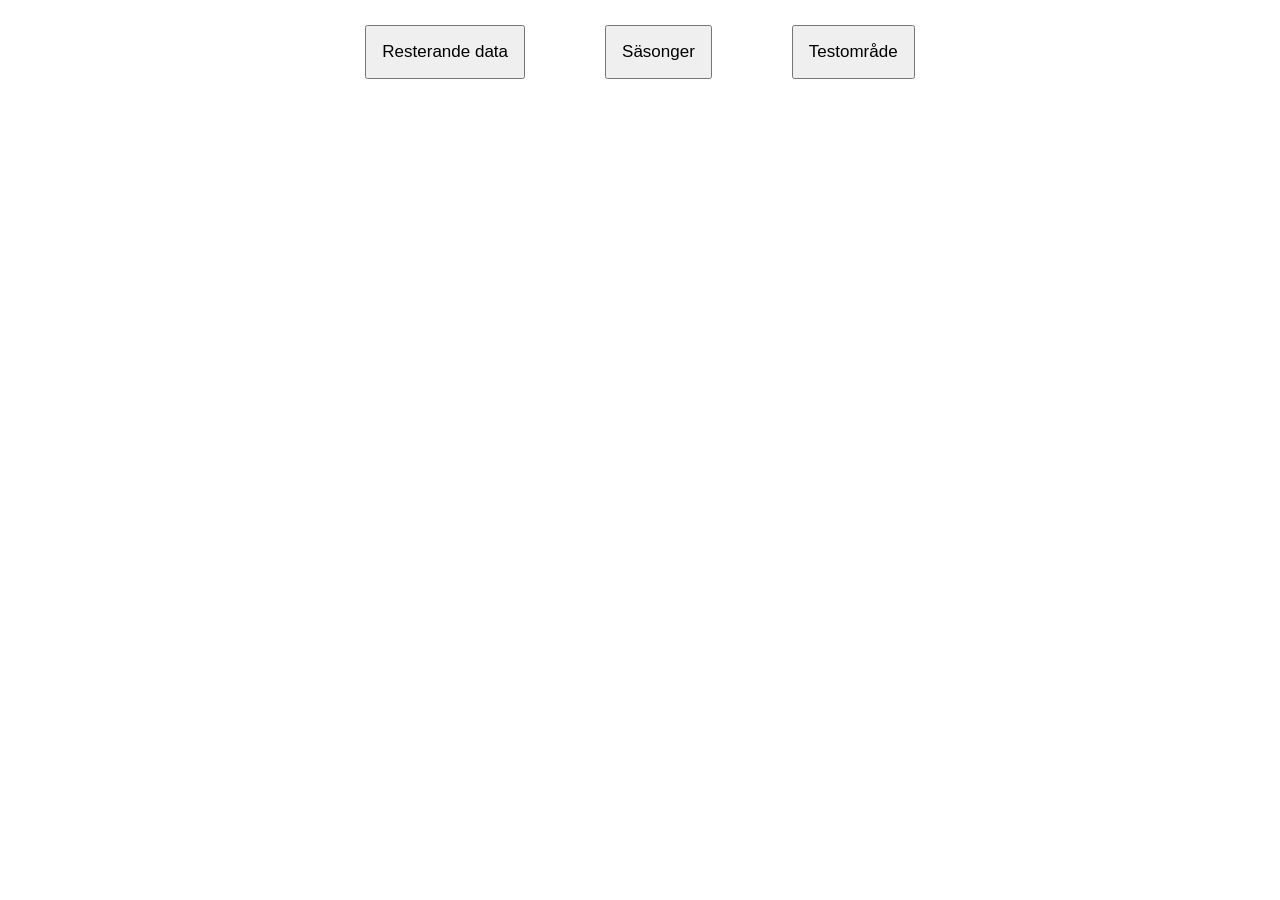
<file: index.html>
<!DOCTYPE html>
<html lang="en">

<head>
    <meta charset="UTF-8">
    <meta name="viewport" content="width=device-width, initial-scale=1.0">
    <title>Document</title>
    <link rel="stylesheet" href="style.css">
</head>

<body>
    <div id="menu">
        <button id="dataButton">Resterande data</button>
        <button id="seasonsButton">Säsonger</button>
        <button id="testButton">Testområde</button>
    </div>
    <div id="seasonButtons"></div>
    <div id="buttons"></div>
    <main>
    </main>

    <script src="d3.v7.min.js"></script>
    <script src="dataset.js"></script>
    <script src="test.js"></script>
</body>

</html>
</file>
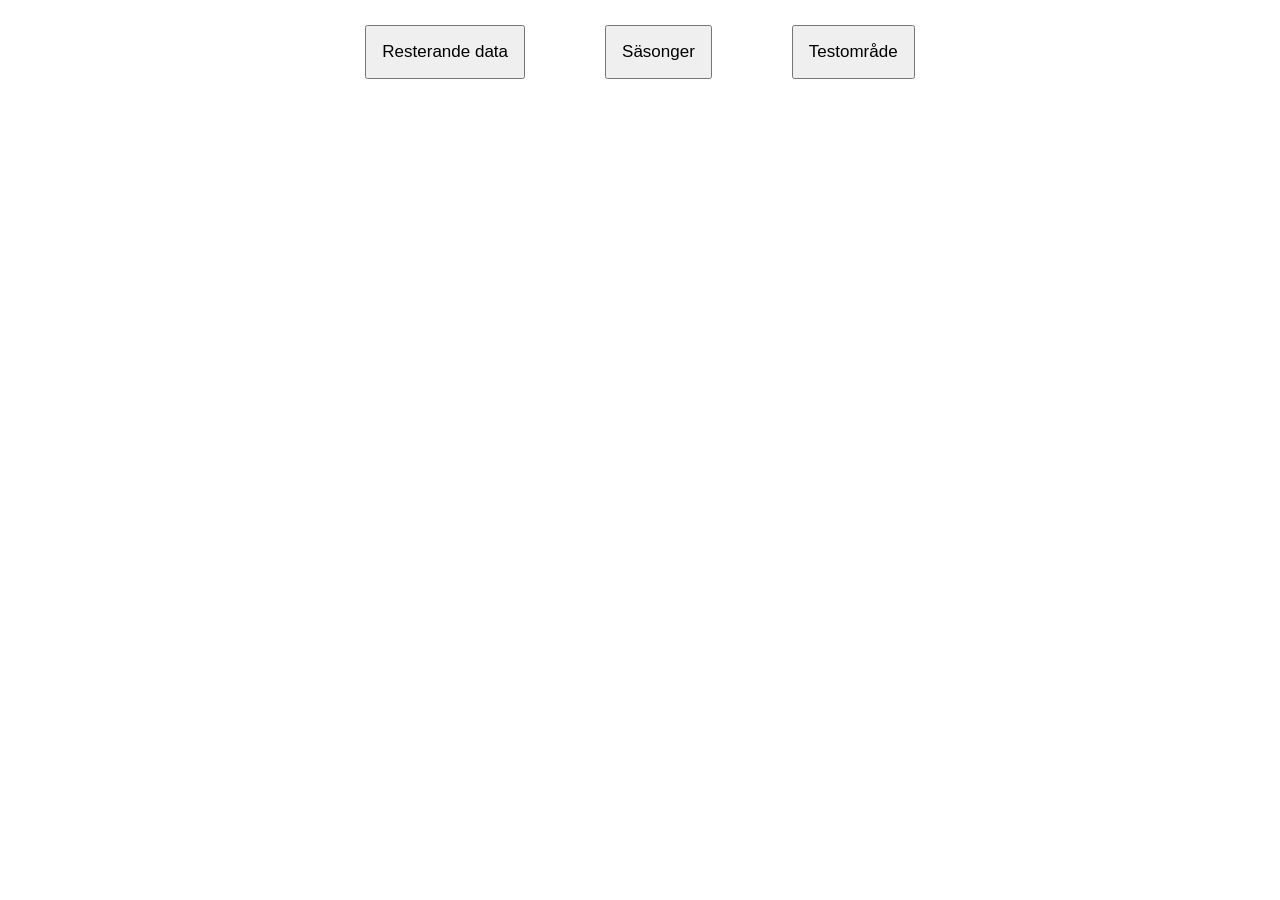
<file: html/index.html>
<!DOCTYPE html>
<html lang="en">

<head>
    <meta charset="UTF-8">
    <meta name="viewport" content="width=device-width, initial-scale=1.0">
    <title>Document</title>
    <link rel="stylesheet" href="../CSS/oldFile.css">
</head>

<body>
    <div id="menu">
        <button id="dataButton">Resterande data</button>
        <button id="seasonsButton">Säsonger</button>
        <button id="testButton">Testområde</button>
    </div>
    <div id="seasonButtons"></div>
    <div id="buttons"></div>
    <main>
    </main>

    <script src="../d3.v7.min.js"></script>
    <script src="../dataset.js"></script>
    <script src="../javascript/test.js"></script>
</body>

</html>
</file>
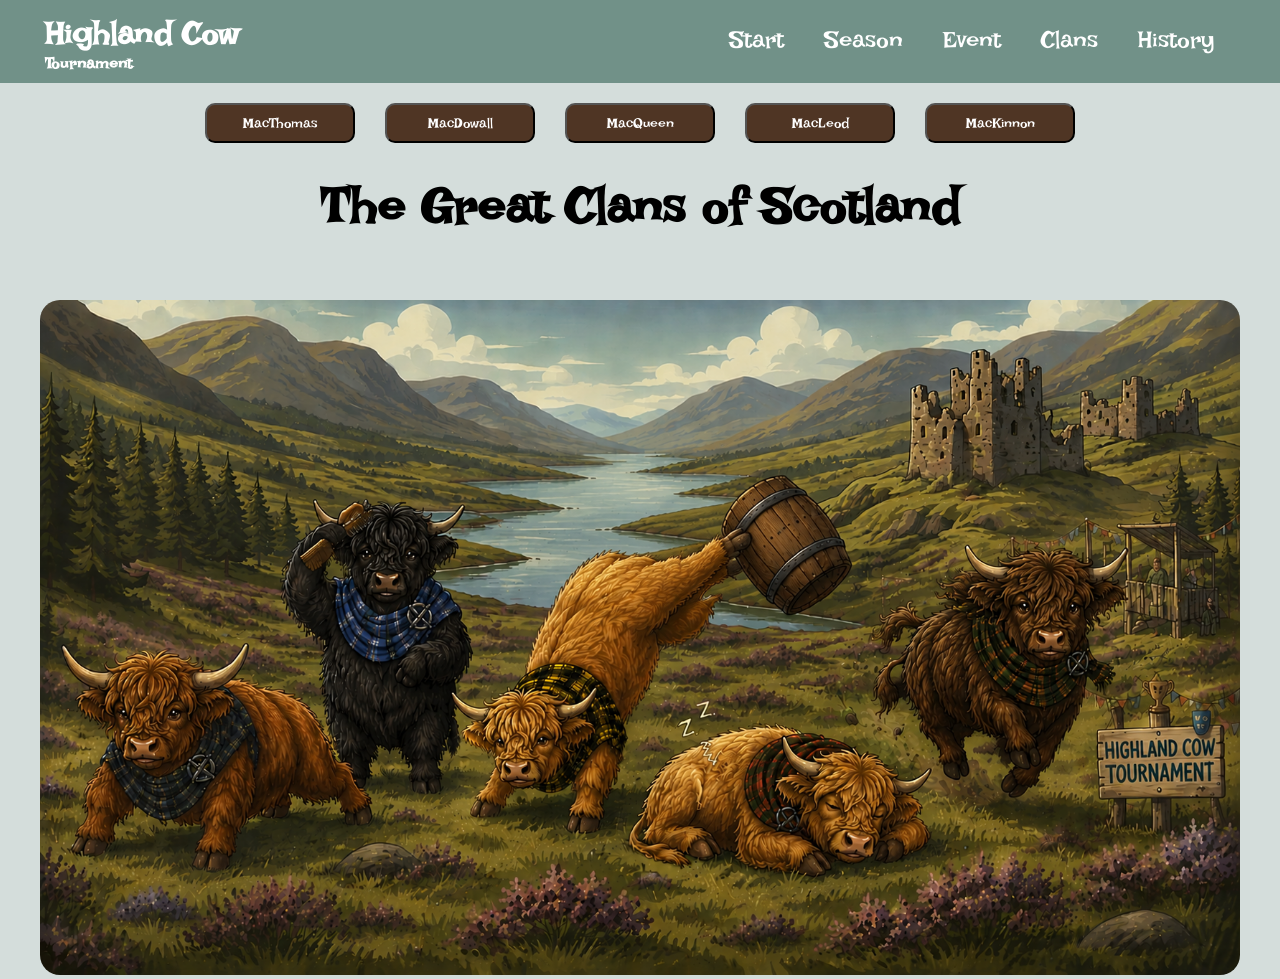
<file: html/clanPage.html>
<!DOCTYPE html>
<html lang="en">

<head>
    <meta charset="UTF-8">
    <meta name="viewport" content="width=device-width, initial-scale=1.0">
    <title>Clan</title>
    <link rel="stylesheet" href="../CSS/nav.css">
    <link rel="stylesheet" href="../CSS/style.css">
    <link rel="stylesheet" href="../CSS/clanPage.css">
</head>

<body>
    <div id="header"></div>
    <main>
        <div id="secondHeader">
            <button id="MT" class="buttonClans">
                <p>MacThomas</p>
            </button>
            <button id="MD" class="buttonClans">
                <p>MacDowall</p>
            </button>
            <button id="MQ" class="buttonClans">
                <p>MacQueen</p>
            </button>
            <button id="ML" class="buttonClans">
                <p>MacLeod</p>
            </button>
            <button id="MK" class="buttonClans">
                <p>MacKinnon</p>
            </button>
        </div>

        <div id="cowInCompetition">
            <h1 id="greatClans">The Great Clans of Scotland</h1>
            <img id="cowsCompeteIMG" src="../pic/Bakgrunder/korTävlar.png" alt="">
        </div>
        <div id="content">

            <div class="DIV-flex">
                <h1 id="clanName"></h1>
                <div id="clanInfo">
                    <div id="history"></div>
                    <div id="clanInfoPictures">
                        <div id="crest"></div>
                        <div id="tartan"></div>
                    </div>
                </div>
            </div>

            <div class="DIV-flex">
                <h3>Clanpoints per month in current season</h3>
                <div id="svgAndInfo">
                    <div id="svgElement"></div>
                    <div id="infobox">
                        <div id="borderBottomDiv">
                            <p>Points</p>
                        </div>
                        <div id="contentInfobox"></div>
                    </div>
                </div>
            </div>

            <div class="DIV-flex">
                <h3>Members</h3>
                <div id="clanMembers"></div>
            </div>

            <div id="popUpCowInfo">
                <div class="overlay"></div>
                <div id="closeButtonDiv">
                    <button id="closeButton">Close</button>
                </div>

                <div id="flexCowinfoAndPic">
                    <div id="cowInfo"></div>
                    <div id="picOnCow"></div>
                </div>


                <div id="seasonSkills">
                    <button id="s1">Season 1</button>
                    <button id="s2">Season 2</button>
                    <button id="s3">Season 3</button>
                    <button id="s4">Season 4</button>
                    <button id="s5">Season 5</button>
                    <button id="s6">Season 6</button>
                    <button id="s7">Season 7</button>
                    <button id="s8">Season 8</button>
                    <button id="s9">Current Season</button>
                </div>

                <div id="h2Div">
                    <h2>Score per dicipline</h2>
                    <h4>Between 10 and 50</h4>
                </div>

                <div id="chart">
                    <div id="chartOne"></div>
                    <div id="chartTwo"></div>
                    <div id="chartThree"></div>
                    <div id="chartFour"></div>
                    <div id="chartFive"></div>
                </div>

                <div id="popupNotCompeting">
                    <p><span id="cowName"></span> did not compete this season.</p>
                </div>

            </div>
        </div>
        <footer></footer>
    </main>

    <script src="../d3.v7.min.js"></script>
    <script src="../dataset.js"></script>
    <script src="../javascript/functions.js"></script>
    <script src="../javascript/header.js"></script>
    <script src="../javascript/claninfo.js"></script>
    <script src="../javascript/clanPage.js"></script>
</body>

</html>
</file>
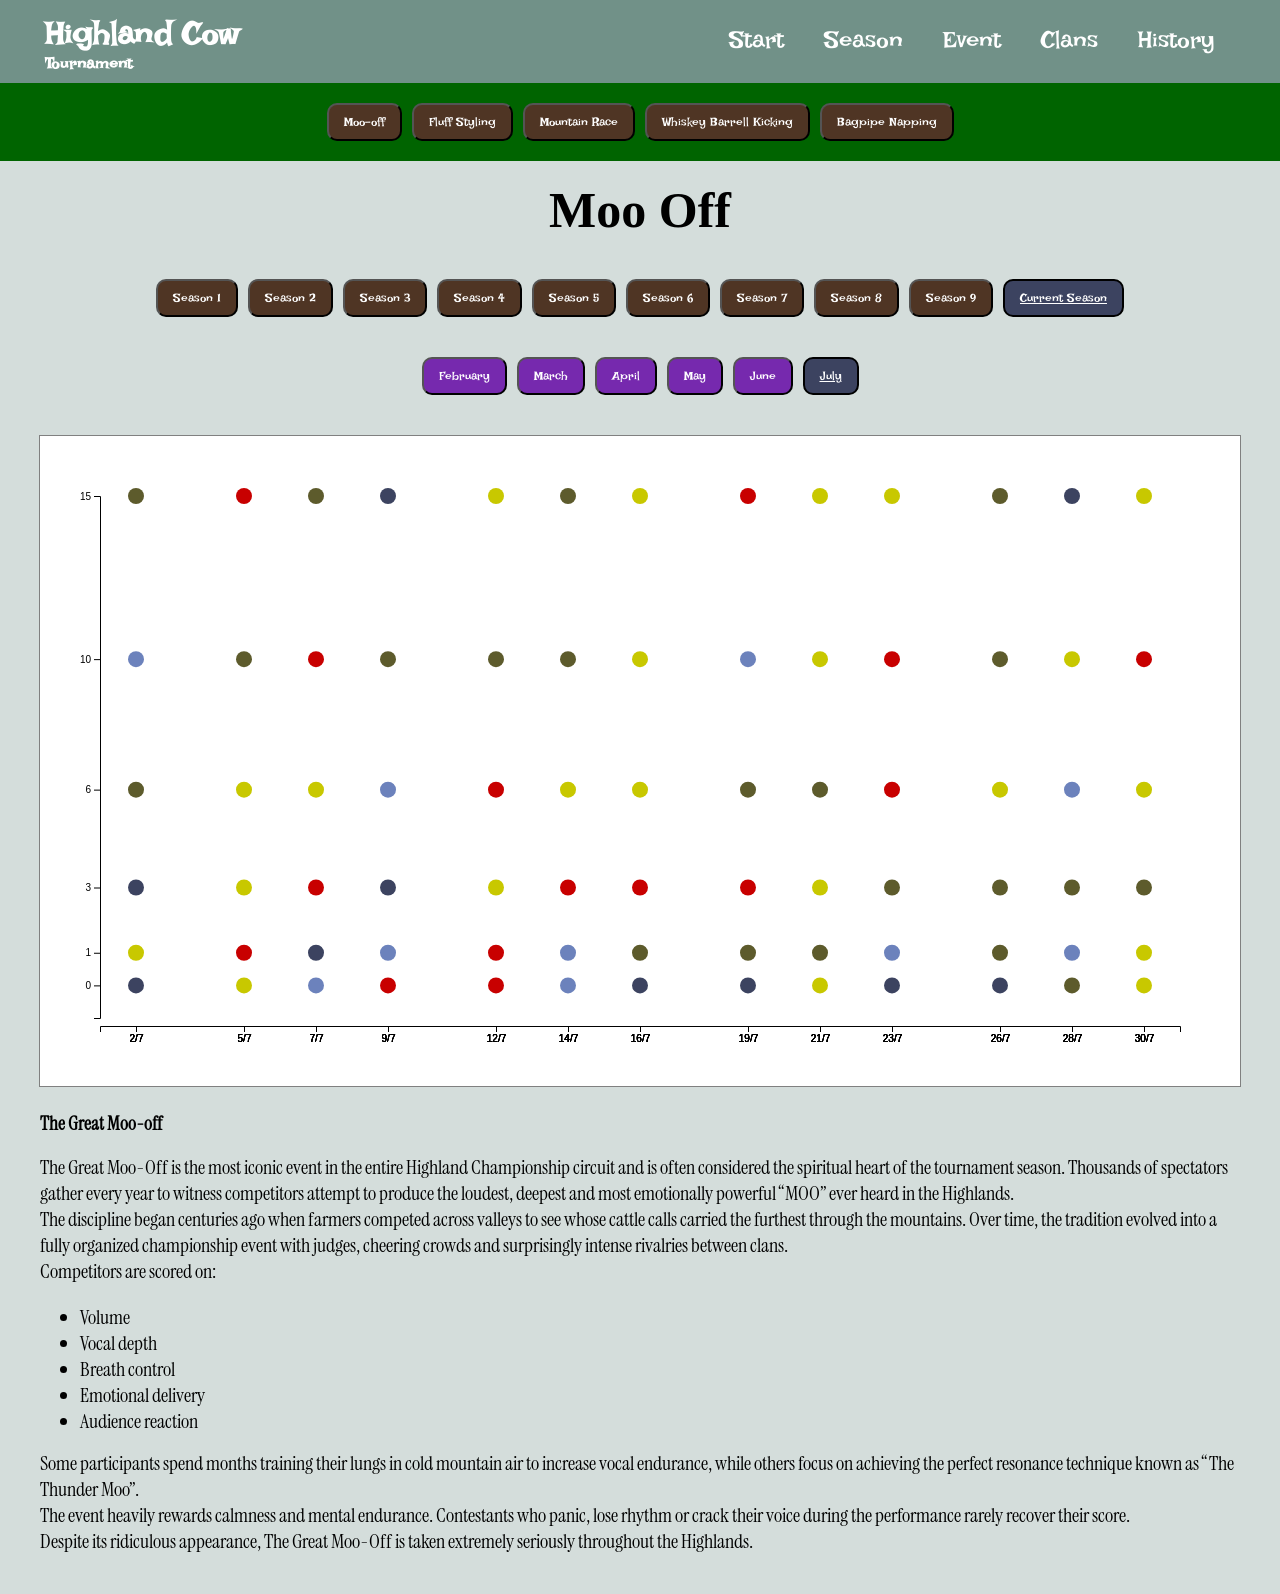
<file: html/event_page.html>
<!DOCTYPE html>
<html lang="en">

<head>
    <meta charset="UTF-8">
    <meta name="viewport" content="width=device-width, initial-scale=1.0">
    <title>Event Page</title>
    <link rel="stylesheet" href="../CSS/nav.css">
    <link rel="stylesheet" href="../CSS/style.css">
    <link rel="stylesheet" href="../CSS/landingPage.css">
    <link rel="stylesheet" href="../CSS/event_page.css">

</head>

<body>
    <div id="header"></div>
    <div class="row" id="event_selection">
        <button data-id="1" id="event_1" class="btn">Moo-off</button>
        <button data-id="2" id="event_2" class="btn">Fluff Styling</button>
        <button data-id="3" id="event_3" class="btn">Mountain Race</button>
        <button data-id="4" id="event_4" class="btn">Whiskey Barrell Kicking</button>
        <button data-id="5" id="event_5" class="btn">Bagpipe Napping</button>
    </div>


    <h2 id="eventName">Event Name</h2>
    <div id="buttonContainer">
        <div class="row" id="seasonRow">
        </div>
        <div class="row" id="monthRow">
        </div>
    </div>
    <main class="main">
        <div id="monthChart"></div>



        <div id="event_info">
            <p>Lorem ipsum dolor, sit amet consectetur adipisicing elit. Doloribus necessitatibus harum ea
                accusantium adipisci! Quas repudiandae, maxime quibusdam sed, dolor, modi esse dolores error in
                blanditiis impedit quisquam incidunt nam.</p>
        </div>

    </main>



    <script src="../d3.v7.min.js"></script>
    <script src="../dataset.js"></script>
    <script src="../javascript/functions.js"></script>
    <script src="../javascript/header.js"></script>
    <script src="../javascript/event_page.js"></script>

</body>

</html>
</file>
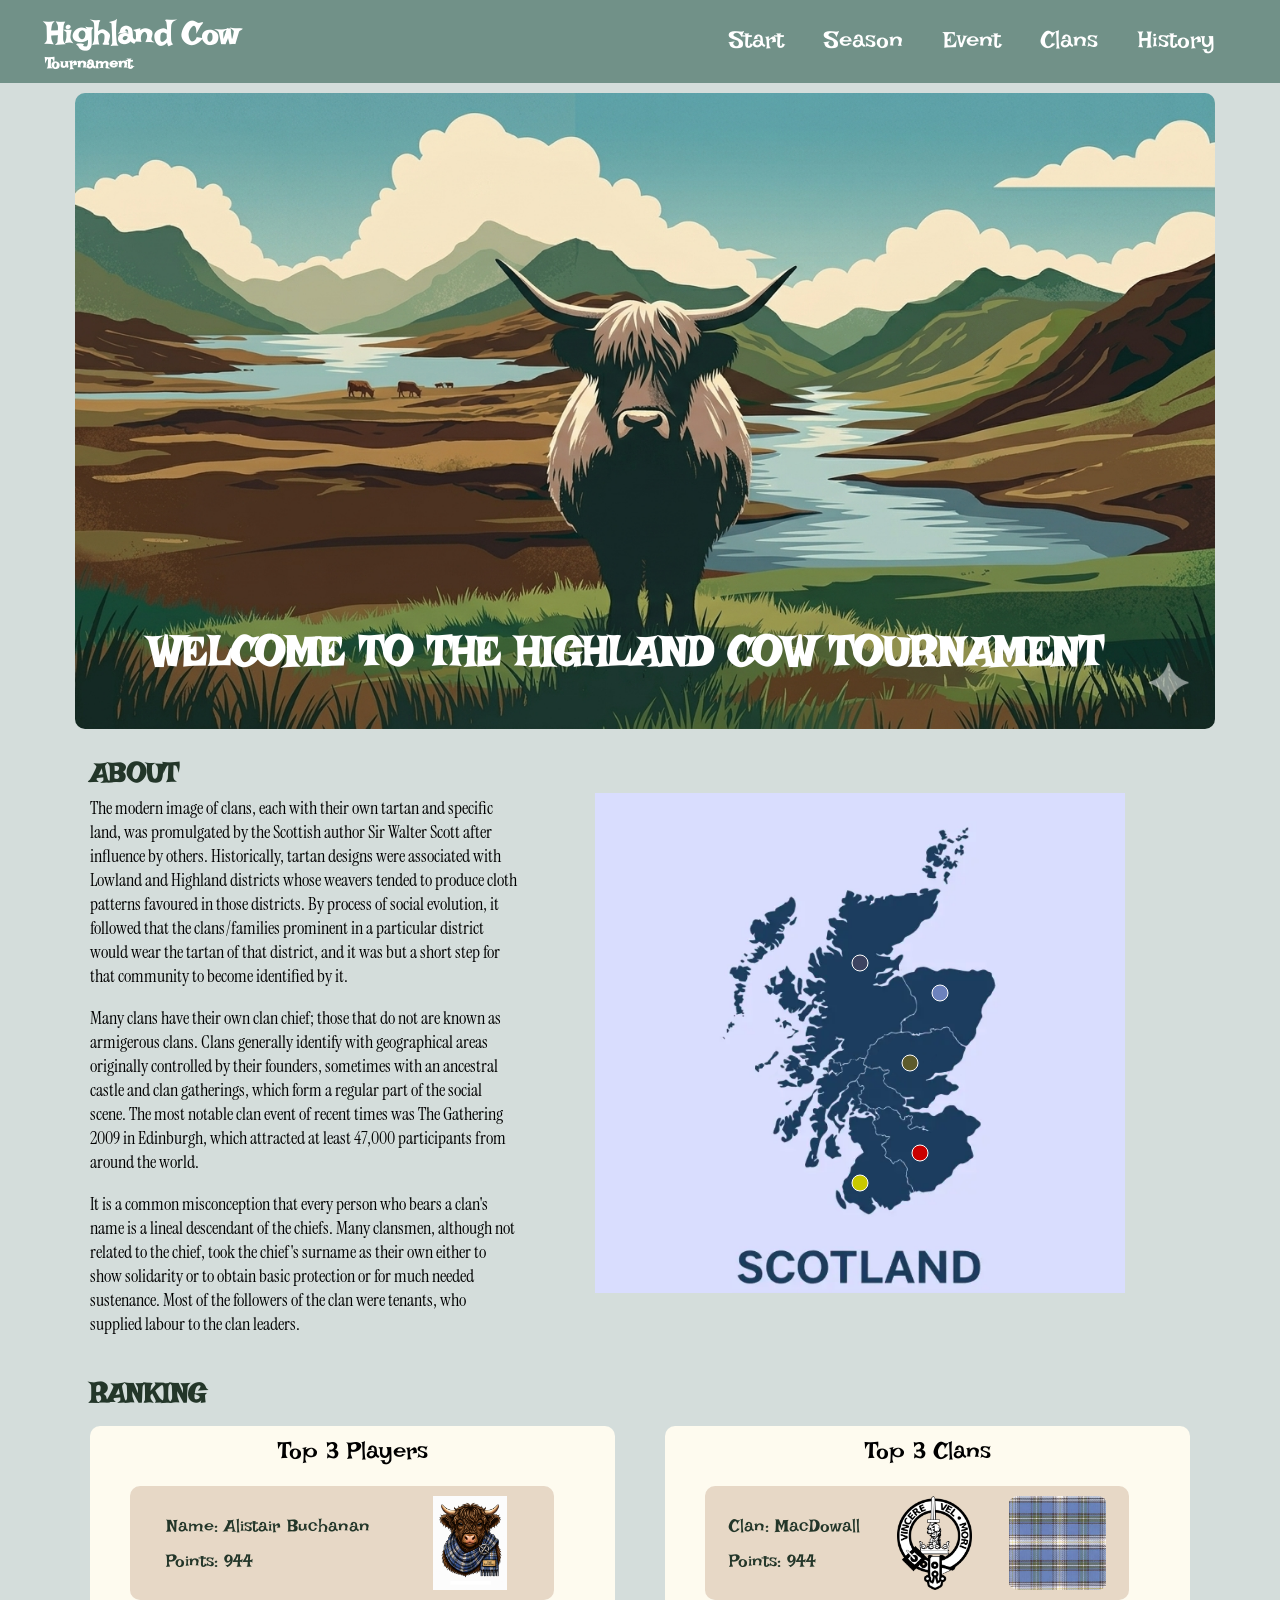
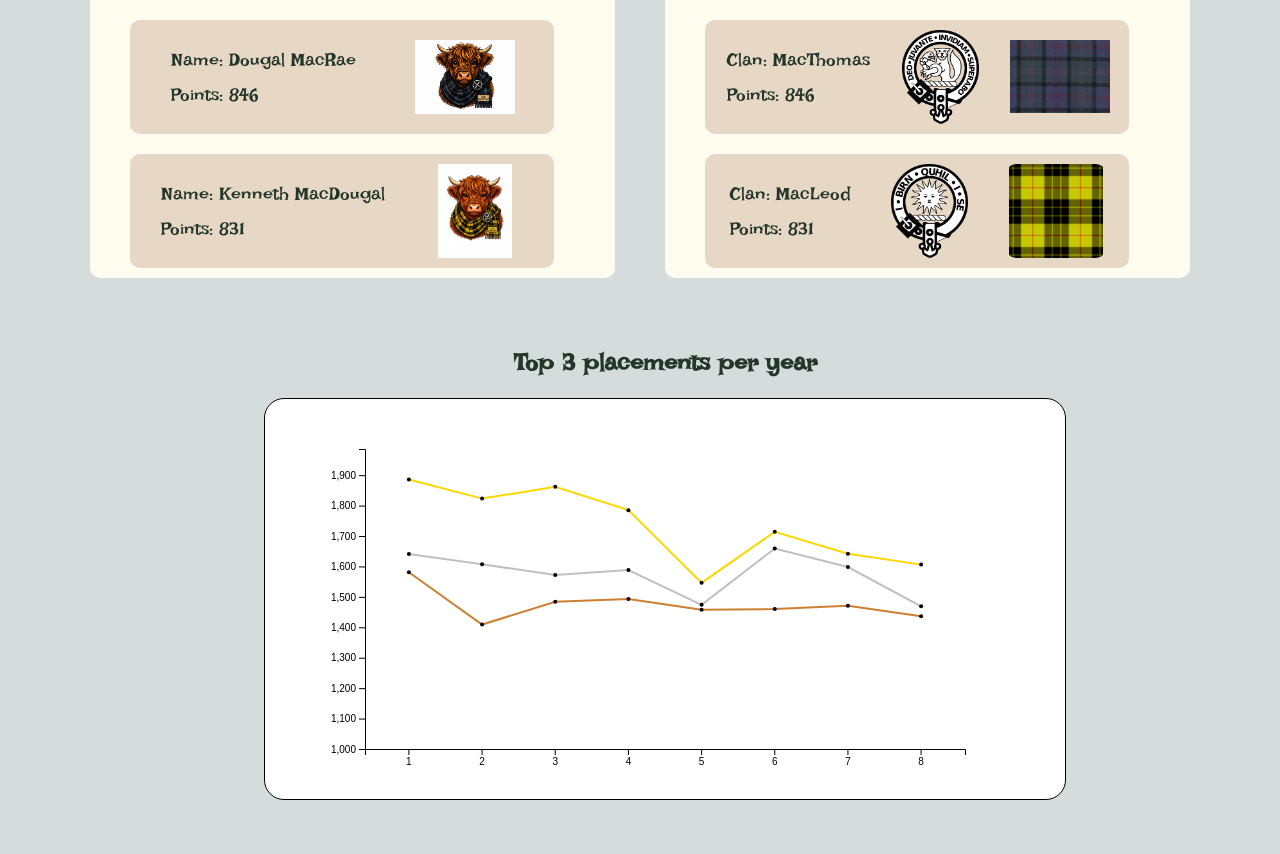
<file: html/nav.html>
<!DOCTYPE html>
<html lang="en">

<head>
    <meta charset="UTF-8">
    <meta name="viewport" content="width=device-width, initial-scale=1.0">
    <link rel="stylesheet" href="../CSS/nav.css">
    <link rel="stylesheet" href="../CSS/style.css">
    <link rel="stylesheet" href="../CSS/landingPage.css">
    <title>Highland Cow Tournament</title>
</head>

<body>
    <div id="header"></div>
    <main>
        <div id="imgWrapper">
            <img id="highlandIMG" src="../pic/Bakgrunder/StartsidaBakgrund.png"></img>

            <h2 id="welcomeHighlandCow">WELCOME TO THE HIGHLAND COW TOURNAMENT</h2>
        </div>
        <div id="wrappAll">
            <div id="aboutContainer">
                <div id="aboutWrapper">
                    <h2 id="aboutTitle" class="subtitle">ABOUT</h2>
                    <p id="part1">The modern image of clans, each with their own tartan and specific land, was
                        promulgated
                        by the Scottish author Sir Walter Scott after influence by others. Historically, tartan designs
                        were
                        associated with Lowland and Highland districts whose weavers tended to produce cloth patterns
                        favoured in those districts. By process of social evolution, it followed that the clans/families
                        prominent in a particular district would wear the tartan of that district, and it was but a
                        short
                        step for that community to become identified by it. </p>
                    <p id="part2">Many clans have their own clan chief; those that do not are known as armigerous clans.
                        Clans generally identify with geographical areas originally controlled by their founders,
                        sometimes
                        with an ancestral castle and clan gatherings, which form a regular part of the social scene. The
                        most notable clan event of recent times was The Gathering 2009 in Edinburgh, which attracted at
                        least 47,000 participants from around the world.</p>
                    <p id="part3">It is a common misconception that every person who bears a clan's name is a lineal
                        descendant of the chiefs. Many clansmen, although not related to the chief, took the chief's
                        surname
                        as their own either to show solidarity or to obtain basic protection or for much needed
                        sustenance.
                        Most of the followers of the clan were tenants, who supplied labour to the clan leaders.</p>
                </div>
                <div id="rightWrapper">
                    <div id="svg-map"></div>
                    <div id="colorCodeDiscipline">
                        <div class="colorBox">
                            <div class="color"></div>
                            <p class="p-discipline"></p>
                        </div>
                        <div class="colorBox">
                            <div class="color"></div>
                            <p class="p-discipline"></p>

                        </div>
                        <div class="colorBox">
                            <div class="color"></div>
                            <p class="p-discipline"></p>

                        </div>
                        <div class="colorBox">
                            <div class="color"></div>
                            <p class="p-discipline"></p>
                        </div>
                        <div class="colorBox">
                            <div class="color"></div>
                            <p class="p-discipline"></p>


                        </div>
                    </div>
                </div>
            </div>

            <div id="rankingWrapper">
                <h2 id="rankingTitle" class="subtitle">RANKING</h2>
                <div id="topRankingWrapper">

                    <div id="top3Players"></div>

                    <div id="top3Clans"></div>
                </div>
            </div>

            <div id="linjediagram">
                <h2 id="rankingTitle">Top 3 placements per year</h2>
            </div>
        </div>
    </main>


    <script src="../d3.v7.min.js"></script>
    <script src="../dataset.js"></script>
    <script src="../javascript/functions.js"></script>
    <script src="../javascript/header.js"></script>
    <script src="../javascript/home.js"></script>
</body>

</html>
</file>
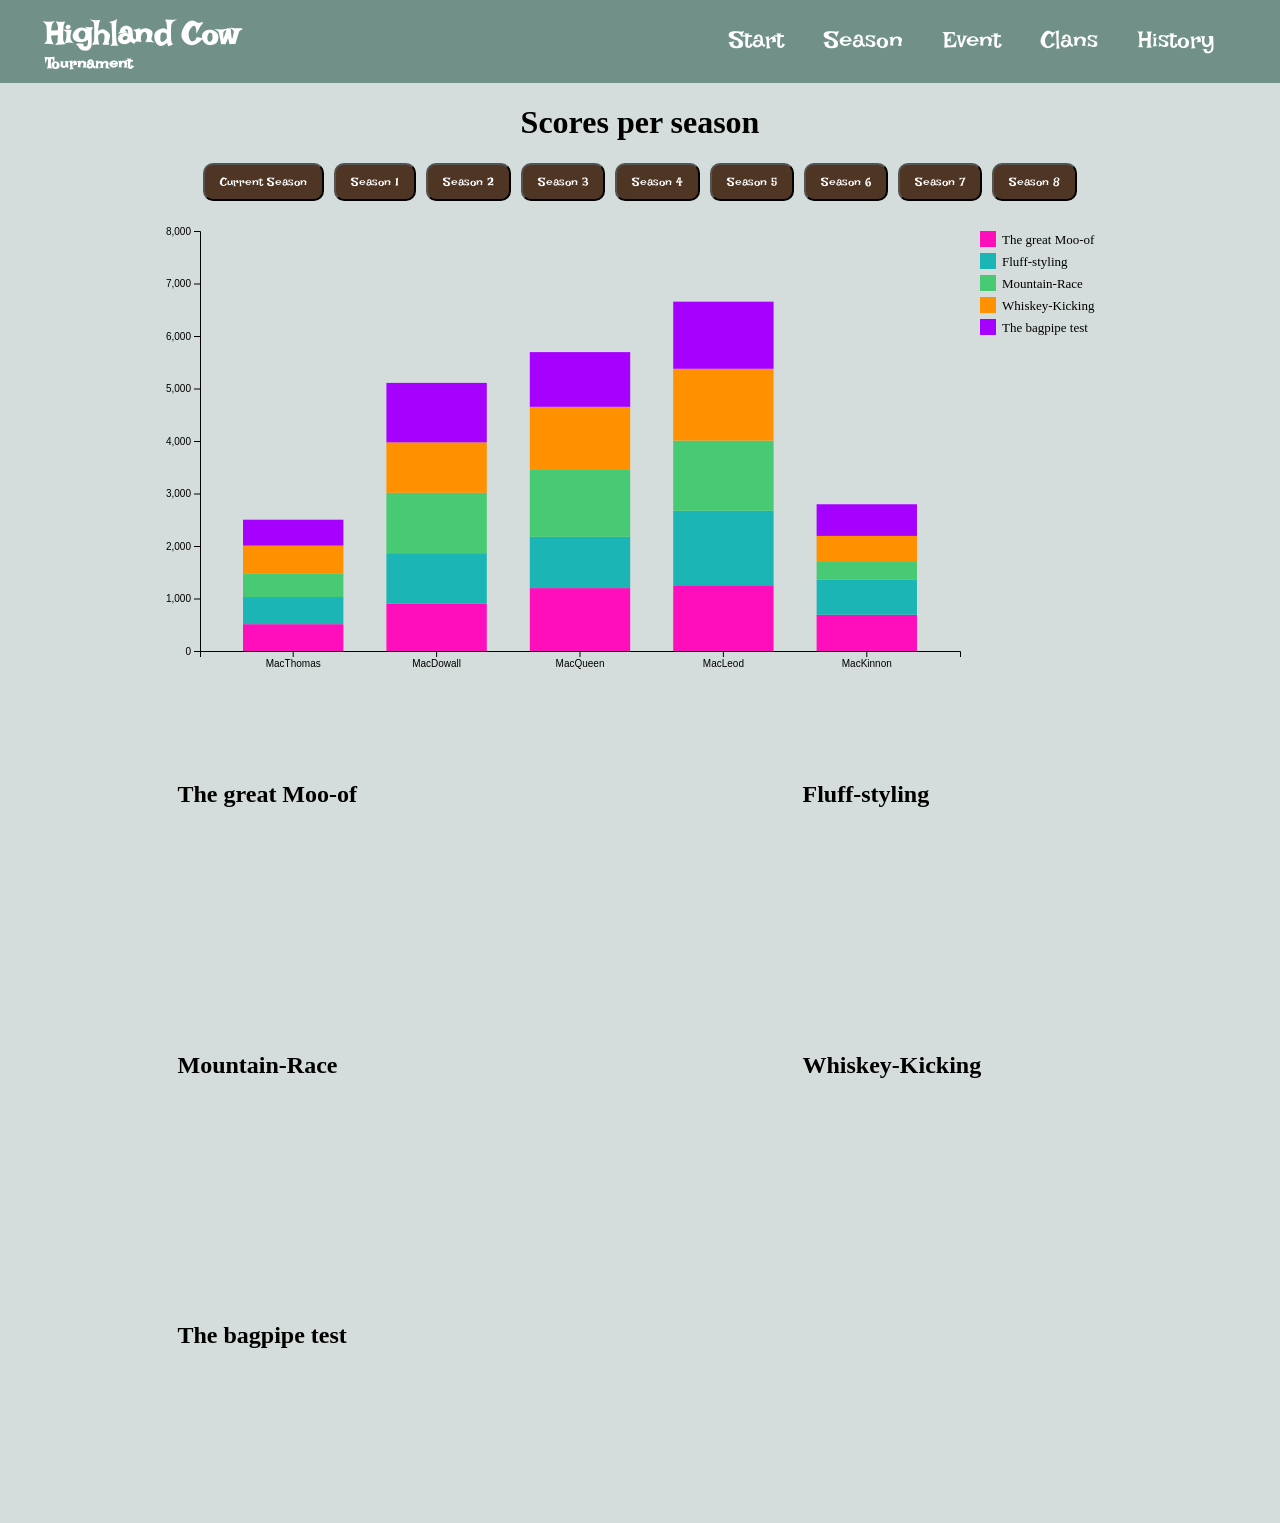
<file: html/season.html>
<!DOCTYPE html>
<html lang="en">

<head>
    <meta charset="UTF-8">
    <meta name="viewport" content="width=device-width, initial-scale=1.0">
    <title>Seasons</title>
    <link rel="stylesheet" href="../CSS/style.css">
    <link rel="stylesheet" href="../CSS/season.css">
    <link rel="stylesheet" href="../CSS/nav.css">
</head>

<body>
    <div id="header"></div>
    <main>
        <div id="content">
            <h1>Scores per season</h1>
            <div id="filteringBoxes">
                <div id="seasonButtons">
                    <button id="currentSeason" class="filteringBoxesDIV" data-season="0">Current Season</button>
                    <button id="season1" class="filteringBoxesDIV" data-season="1">Season 1</button>
                    <button id="season2" class="filteringBoxesDIV" data-season="2">Season 2</button>
                    <button id="season3" class="filteringBoxesDIV" data-season="3">Season 3</button>
                    <button id="season4" class="filteringBoxesDIV" data-season="4">Season 4</button>
                    <button id="season5" class="filteringBoxesDIV" data-season="5">Season 5</button>
                    <button id="season6" class="filteringBoxesDIV" data-season="6">Season 6</button>
                    <button id="season7" class="filteringBoxesDIV" data-season="7">Season 7</button>
                    <button id="season8" class="filteringBoxesDIV" data-season="8">Season 8</button>
                </div>
            </div>
            <div id="svgElement">
                <svg id="stackedChart"></svg>
                <div id="firstCompetition" class="competitionDiv">
                    <h2>The great Moo-of</h2>
                    <svg id="moo-off"></svg>
                </div>
                <div id="secondCompetition" class="competitionDiv">
                    <h2>Fluff-styling</h2>
                    <svg id="fluff"></svg>
                </div>
                <div id="thirdCompetition" class="competitionDiv">
                    <h2>Mountain-Race</h2>
                    <svg id="mountainRace"></svg>
                </div>

                <div id="fourthCompetition" class="competitionDiv">
                    <h2>Whiskey-Kicking</h2>
                    <svg id="whiskey"></svg>
                </div>

                <div id="fifthCompetition" class="competitionDiv">
                    <h2>The bagpipe test</h2>
                    <svg id="bagpipe"></svg>
                </div>
            </div>
        </div>
    </main>
    <script src="../d3.v7.min.js"></script>
    <script src="../dataset.js"></script>
    <script src="../javascript/functions.js"></script>
    <script src="../javascript/header.js"></script>
    <script src="../javascript/season.js"></script>

</body>

</html>
</file>
<file: style.css>
div {
    border: 1px solid black;
    padding: 5px;
}

main {
    display: grid;
    grid-template-columns: repeat(auto-fit, minmax(400px, 1fr));
    gap: 30px;
    max-width: 1200px;
    margin: 0 auto;
}

.mainSeason {
    max-width: 800px;
}

.bigDiv {
    display: flex;
    flex-direction: column;
    gap: 10px;
    padding: 15px;
    background-color: #fafafa;
    border-radius: 10px;
    border: 1px solid #ddd;
}

.row {
    display: grid;
    grid-auto-flow: column;
    grid-auto-columns: 1fr;
    gap: 2px;
    align-items: center;
}

.row:first-of-type {
    font-weight: bold;
    background-color: #f0f0f0;
    padding: 5px;
    border-radius: 5px;
}

.row div {
    border: 1px solid #ccc;
    padding: 6px;
    text-align: center;
    border-radius: 4px;
    background-color: white;
}

.divContent {
    display: grid;
    grid-auto-flow: column;
    grid-auto-columns: 1fr;
    gap: 8px;
    align-items: center;

}

#menu {
    margin: 20px;
    display: flex;
    justify-content: center;
    gap: 80px;
    border: none;
}

button {
    font-size: 17px;
    padding: 15px;
}

.buttonMeny {
    display: flex;
    justify-content: space-evenly;
}

#seasonButtons {
    display: none;
}


.dayContainer {
    display: grid;
    grid-template-columns: repeat(5, 1fr);
    gap: 20px;
    width: 80vw;
}


.buttonMeny button.active {
    background-color: black;
    color: white;
}


#buttons {
    border: none;
    display: none;
    gap: 20px;
    justify-content: center;
    text-align: center;
}
</file>
<file: CSS/oldFile.css>
div {
    border: 1px solid black;
    padding: 5px;
}

main {
    /* display: grid;
    grid-template-columns: repeat(auto-fit, minmax(400px, 1fr));
    gap: 30px; */
    max-width: 1200px;
    margin: 0 auto;
}

.mainSeason {
    max-width: 800px;
}

.bigDiv {
    display: flex;
    flex-direction: column;
    gap: 10px;
    padding: 15px;
    background-color: #fafafa;
    border-radius: 10px;
    border: 1px solid #ddd;
}

.row {
    display: grid;
    grid-auto-flow: column;
    grid-auto-columns: 1fr;
    gap: 2px;
    align-items: center;
}

.row:first-of-type {
    font-weight: bold;
    background-color: #f0f0f0;
    padding: 5px;
    border-radius: 5px;
}

.row div {
    border: 1px solid #ccc;
    padding: 6px;
    text-align: center;
    border-radius: 4px;
    background-color: white;
}

.divContent {
    display: grid;
    grid-auto-flow: column;
    grid-auto-columns: 1fr;
    gap: 8px;
    align-items: center;

}

#menu {
    margin: 20px;
    display: flex;
    justify-content: center;
    gap: 80px;
    border: none;
}

button {
    font-size: 17px;
    padding: 15px;
}

.buttonMeny {
    display: flex;
    justify-content: space-evenly;
}

#seasonButtons {
    display: none;
}


.dayContainer {
    display: grid;
    grid-template-columns: repeat(5, 1fr);
    gap: 20px;
    width: 80vw;
}


.buttonMeny button.active {
    background-color: black;
    color: white;
}


#buttons {
    border: none;
    display: none;
    gap: 20px;
    justify-content: center;
    text-align: center;
}
</file>
<file: CSS/nav.css>
/* :root {
    --background-color-: #719188;
    --font-family-: "Irish Grover";

} */

body {
    margin: 0;
}

nav {
    display: flex;
    justify-content: space-between;
    font-family: "Irish Grover";
    color: white;
    background-color: #719188;
    padding: 5px;
}

#left-side h1 {
    font-size: 32px;
    margin-bottom: 0px;
    margin-top: 10px;
}

#left-side h5 {
    margin-top: 0px;
    margin-bottom: 5px;
    font-size: 16px;
}

#left-side {
    margin-left: 40px;
}

#right-side {
    margin-right: 60px;
    display: flex;
    gap: 40px;
    font-size: 24px;
    margin-top: 20px;
}

#right-side a {
    color: white;
    text-decoration: none;
}

#right-side a:hover {
    text-decoration: underline;
}

.active {
    text-decoration: underline;
}

/* Drop-down clans */

.dropdown {
    position: relative;
    display: inline-block;
}

.dropdownContent {
    display: none;
    position: absolute;
    top: 100%;
    left: 0;
    background-color: #1f1f1f;
    min-width: 180px;
    border-radius: 10px;
    overflow: hidden;
    z-index: 1000;
}

.dropdown:hover .dropdownContent {
    display: block;
}

.dropdownContent a {
    display: block;
    padding: 12px;
    color: white;
    text-decoration: none;
}

.dropdownContent a:hover {
    background-color: #3b3b3b;
}
</file>
<file: CSS/style.css>
@font-face {
    font-family: "Irish Grover";
    src: url(../fonts/Irish_Grover/IrishGrover-Regular.ttf);
}

@font-face {
    font-family: "Instrumental serif";
    src: url(../fonts/Instrument_Serif/InstrumentSerif-Regular.ttf);
}

body {
    background-color: rgba(113, 145, 136, 0.3);
}

button {
    background-color: #4F3524;
    color: white;
    border-radius: 10px;
    font-family: Irish Grover;
    padding: 10px 15px;
    font-size: 12px;
}

.buttonActive {
    background-color: rgb(113, 145, 136);
}

main {
    width: 1200px;
    margin-left: auto;
    margin-right: auto;
}
</file>
<file: CSS/clanPage.css>
.buttonClans {
    width: 150px;
    font-size: 14px;
    padding: 5px;
}

.buttonClans p {
    margin: 5px;
}

#borderBottomDiv {
    border-bottom: 1px solid black;
}

#borderBottomDiv p {
    font-weight: bold;
    text-align: center;
}

#chart {
    display: flex;
    justify-content: center;
    gap: 10px;
    position: relative;
    z-index: 2;
}

#chart2 {
    z-index: 2;
}

#closeButtonDiv {
    display: flex;
    justify-content: end;
    z-index: 2;
}

#content {
    display: none;
    flex-direction: column;
    gap: 80px;
}

.cowImg {
    width: auto;
    height: 200px;
    object-fit: contain;
}

#cowsCompeteIMG {
    width: 1200px;
    margin-top: 30px;
    border-radius: 20px;
}

.clanMember {
    display: flex;
    gap: 20px;
    margin-bottom: 30px;
    align-items: center;
}

.contentClanPage {
    display: flex;
    gap: 40px;
    flex-wrap: wrap;
}

.cowMembers {
    width: 220px;
    height: 210px;
    border-radius: 50%;
    border: 5px solid black;
    object-fit: contain;
    background-color: white;
}


.cowMembers:hover {
    border: 5px solid #FDEFC7;
}

#clanMembers {
    display: flex;
    flex-wrap: wrap;
    gap: 50px;
    justify-content: center;
    align-items: center;
}

#cowInfo {
    display: flex;
    flex-direction: column;
    gap: 20px;
    z-index: 2;
    font-size: 23px;
}

#cowInfo p {
    margin: 2px;
}

#clanInfo {
    display: flex;
    justify-content: space-around;
}

#clanInfoPictures {
    display: flex;
    gap: 80px;
    align-items: center;
    justify-content: space-between;
    width: 40%;
}

#flexCowinfoAndPic {
    display: flex;
    justify-content: space-evenly;
    padding: 30px 10px;
    position: relative;
    z-index: 2;
}

#greatClans {
    font-family: "Irish Grover";
    font-size: 50px;
    text-align: center;
}

#h2Div {
    z-index: 2;
    text-align: center;
}

#h2Div h4,
#h2Div h2 {
    margin: 5px;
}

#history {
    width: 40%;
    font-size: 18px;
    line-height: 1.5;
}

#infobox {
    border: 1px solid black;
    background-color: #FDEFC7;
    height: 220px;
    width: 100px;
    padding: 5px;
    box-sizing: border-box;
}

#infobox p {
    margin: 5px;
}


.memberNotCompeteSeasonButton {
    text-decoration: line-through;
    background-color: grey;
}

.memberChoosen {
    border: 5px solid #FDEFC7;
    width: 240px;
    height: 230px;
}

.picCrestAndTartan {
    width: 190px;
    height: auto;
}

.tartanPic {
    height: 190px;
}

#picOnCow {
    display: flex;
    justify-content: center;
    align-items: center;
    z-index: 2;
    border: 5px solid #FDEFC7;
    border-radius: 5px;
}

#popUpCowInfo {
    position: relative;
    display: none;
    width: 900px;
    height: 600px;
    margin-left: auto;
    margin-right: auto;
    border: 8px solid #FDEFC7;
    border-radius: 10px;
    padding: 15px 10px 30px;

    flex-direction: column;
    justify-content: center;

    background-image: url("../pic/Bakgrunder/Landskap_beskär.png");
    background-size: cover;
}

#popupNotCompeting {
    position: relative;
    display: none;
    width: 300px;
    height: auto;
    background-color: #FDEFC7;
    z-index: 2;
    margin-left: auto;
    margin-right: auto;
    text-align: center;
    font-size: 18px;
    padding: 15px;
    border-radius: 10px;
}

.overlay {
    position: absolute;
    background-color: rgba(255, 255, 255, 0.75);
    top: 0;
    left: 0;
    width: 100%;
    height: 100%;
    z-index: 1;
}


#svgAndInfo {
    display: flex;
    gap: 20px;
}


#svgElement {
    display: flex;
    justify-content: center;
}

.DIV-flex {
    display: flex;
    flex-direction: column;
    gap: 30px;
    align-items: center;
}

.DIV-flex h3 {
    font-size: 25px;
}

.DIV-flex h1 {
    font-size: 50px;
}


#seasonSkills {
    position: relative;
    z-index: 2;
    text-align: center;
    margin-bottom: 30px;

    display: flex;
    gap: 10px;
    justify-content: center;
}

#seasonSkills {
    display: flex;
    gap: 10px;
    justify-content: center;
    align-items: center;
}


#secondHeader {
    width: 1200px;
    display: flex;
    gap: 30px;
    justify-content: center;
    align-items: center;
    margin: 20px auto 0px;
}
</file>
<file: CSS/landingPage.css>
#wrappAll {
    margin-left: auto;
    margin-right: auto;
    width: 1200px;
}

#linjediagram {
    text-align: center;
}

#imgWrapper {
    position: relative;
}

#highlandIMG {
    width: 95%;
    margin-left: 35px;
    margin-top: 10px;
    border-radius: 10px;
}

#welcomeHighlandCow {
    color: white;
    font-family: "Irish Grover";
    font-size: 43px;

    position: absolute;
    top: 82%;
    left: 50%;
    transform: translate(-50%, -50%);
    width: 984px;
}

#aboutContainer {
    display: flex;
    gap: 40px;
}

#aboutWrapper {
    width: 40%;
}

.subtitle {
    font-family: "Irish Grover";
    font-size: 28px;
    color: #233629;
    margin-bottom: 5px;
    margin-left: 50px;
}

#part1,
#part2,
#part3 {
    font-family: "Instrumental serif";
    font-size: 18px;
    margin-top: 5px;
    margin-left: 50px;
}

#svg-map {
    margin-top: 60px;
}

#topRankingWrapper {
    display: flex;
    align-items: center;
    justify-content: center;
    gap: 50px;
    margin: 0px 50px;
}

#top3Players,
#top3Clans {
    margin-top: 10px;
    width: 50%;
    background-color: #FEFBEF;
    border-radius: 10px;
    padding: 10px;

    display: flex;
    flex-direction: column;
    gap: 20px;
    margin-bottom: 50px;
}

#rankingTitle {
    font-family: "Irish Grover";
    color: #233629;
}

#top3PlayerTitle,
#top3ClansTitle {
    text-align: center;
    font-family: "Irish Grover";
    font-size: 24px;
    margin-top: 0;
    margin-bottom: 0;
}


.ranking-card {
    background-color: rgba(174, 133, 104, 0.3);
    border-radius: 10px;
    width: 80%;
    padding: 10px;
    margin-left: 30px;

    display: flex;
    align-items: center;
    justify-content: space-around;
}

.rankingImg {
    width: 100px;
    height: 94px;
    border-radius: 10px;
    object-fit: contain;
}

.fontStyleRanking {
    font-family: "Irish Grover";
    font-size: 18px;
    margin: 2px;
    color: #233629;
}

.player-text-content {
    display: flex;
    gap: 10px;
    flex-direction: column;
}

.color {
    width: 20px;
    height: 20px;
}

.pDiscipline {
    font-family: "Irish Grover";
}

#colorCodeDiscipline {
    display: flex;
    gap: 20px;
}

.colorBox {
    display: flex;
    gap: 5px;
    align-items: center;
    font-family: "Irish Grover";
    font-size: 12px;
    margin-top: 20px;
}

#clan-information {
    position: absolute;
    display: flex;
    flex-direction: column;
    font-family: "Irish Grover";
    background-color: #FBE49F;
    padding: 6px;
    border-radius: 5px;
    display: none;
    border: 1px solid white;
}

#linjediagram{
    margin-left: 50px;
    margin-bottom: 50px;
}
</file>
<file: CSS/event_page.css>
.main {
    max-width: 1200px;
    margin: 0 auto;
    font-family: Instrumental serif;
    display: flex;
    flex-direction: column;
    align-items: center;
    padding: 20px 0;
}

p {
    font-size: 20px;
    margin-top: 5px;
}

li{
    font-size: 20px;
}
/* Själva knappen */
.monthButton {
    background-color: #7629ae;
    color: white;
    border-radius: 10px;
    font-family: Irish Grover;
    padding: 10px 15px;
    font-size: 12px;
}


#event_selection {
    background-color: darkgreen;
}

#eventName {
    display: flex;
    flex-direction: column;
    align-items: center;
    font-size: 50px;
    margin: 20px;

}

.row {
    display: flex;
    flex-direction: row;
    justify-content: center;
    gap: 10px;
    padding: 20px 0;
}

#buttonContainer {
    display: flex;
    flex-direction: column;
    flex-wrap: wrap;
}

#event_info {
    width: auto;
}

/* Aktiv knapp */
.active {
    background-color: #3C4360;
    color: white;
    border: 2px solid black;
}
</file>
<file: CSS/season.css>
h1 {
    text-align: center;
}

#seasonButtons {
    display: flex;
    flex-direction: row;
    justify-content: center;
    align-items: center;
    gap: 10px;
    margin-bottom: 10px;
}




#svgElement {
    display: grid;
    grid-template-columns: 1fr 1fr;
    gap: 50px;
    justify-items: center;
}


#stackedChart {
    grid-column: 1 / -1;
}



#colorBoxes div {
    height: 20px; width: 20px;
}

#mooOff_color {
    background-color: #FF0FBB;

}

#mountainRace_color {
    background-color: #1CB5B5;

}

#fluffStyling_color {
    background-color: #48C973;

}

#whiskeyBarrel_color {
    background-color: #FF9000;

}

#bagPipe_color {
    background-color: #A600FF;

}
</file>
